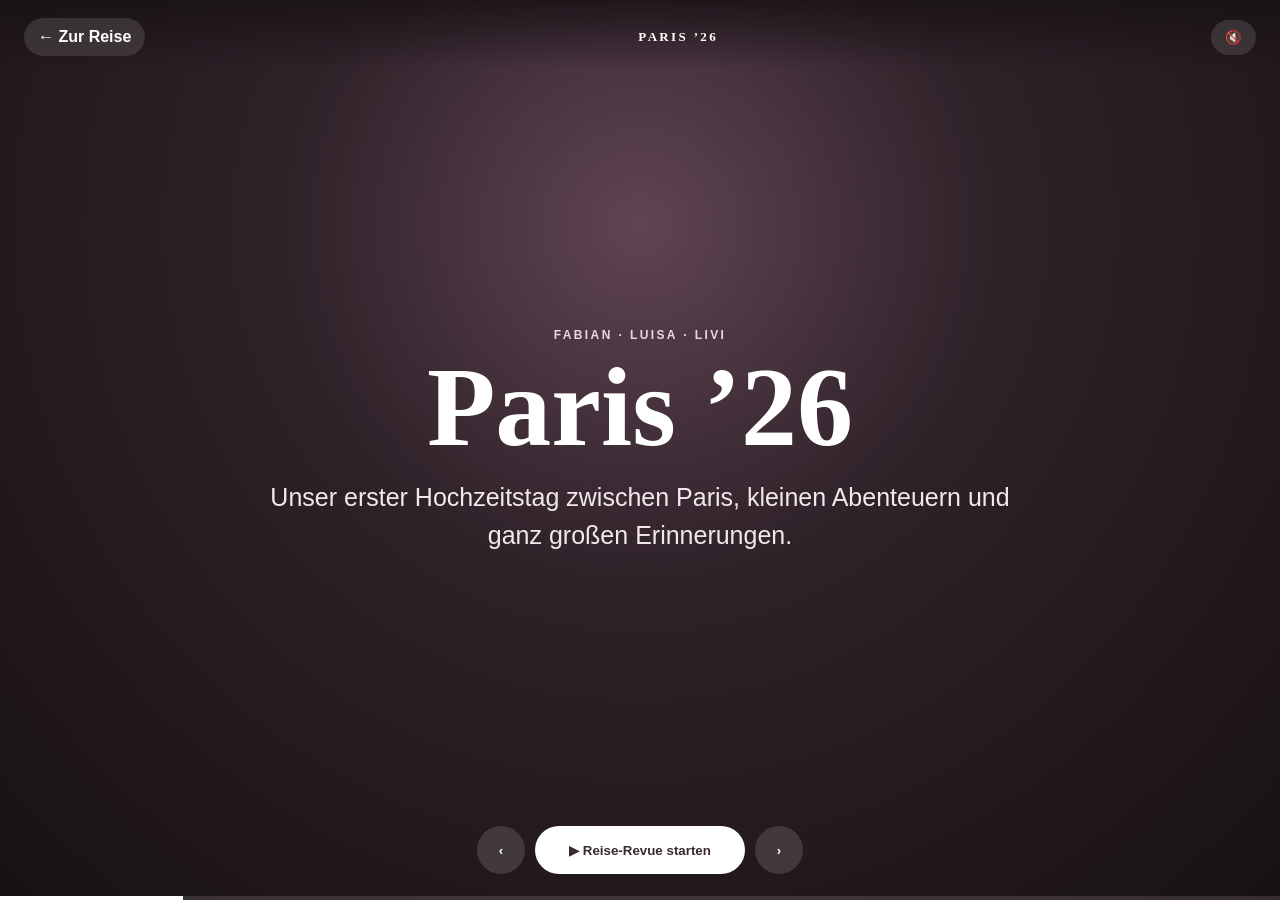
<file: revue.html>
<!doctype html><html lang="de"><head><meta charset="utf-8"><meta name="viewport" content="width=device-width,initial-scale=1,viewport-fit=cover"><meta name="theme-color" content="#251c22"><title>Paris ’26 · Reise-Revue</title><link rel="stylesheet" href="revue.css?v=20260723-5"><link rel="stylesheet" href="ambient.css?v=20260723-5"></head><body class="revue-page">
<div class="revue-app" id="revueApp">
  <header class="revue-topbar"><a href="index.html#reise-revue" class="revue-back">← Zur Reise</a><div class="revue-brand">PARIS ’26</div><button id="revueSound" class="revue-icon" aria-label="Ton an oder aus">🔊</button></header>
  <main class="revue-stage" id="revueStage" aria-live="polite"></main>
  <footer class="revue-controls"><button id="revuePrev" aria-label="Vorherige Szene">‹</button><button id="revuePlay" class="revue-play">▶ Reise-Revue starten</button><button id="revueNext" aria-label="Nächste Szene">›</button></footer>
  <div class="revue-progress"><i id="revueProgress"></i></div>
</div>
<script src="revue.js?v=20260723-5"></script><script src="ambient.js?v=20260723-5"></script></body></html>
</file>
<file: revue.css>
*{box-sizing:border-box}html,body{margin:0;min-height:100%;background:#1c1519;color:#fff;font-family:Inter,-apple-system,BlinkMacSystemFont,"Segoe UI",sans-serif;overflow:hidden}.revue-app{height:100vh;min-height:560px;position:relative;background:radial-gradient(circle at 50% 25%,#604452 0,#2f2229 38%,#171115 100%)}.revue-topbar{position:absolute;z-index:20;top:0;left:0;right:0;padding:max(18px,env(safe-area-inset-top)) 24px 12px;display:flex;align-items:center;justify-content:space-between;background:linear-gradient(#171115cc,transparent)}.revue-back,.revue-icon{color:#fff;text-decoration:none;border:0;background:rgba(255,255,255,.12);backdrop-filter:blur(16px);border-radius:999px;padding:10px 14px;font-weight:800}.revue-icon{cursor:pointer}.revue-brand{font-family:Georgia,serif;letter-spacing:.18em;font-weight:800;font-size:13px}.revue-stage{position:absolute;inset:0;display:grid;place-items:center;overflow:hidden}.scene{position:absolute;inset:0;display:grid;place-items:center;padding:92px 7vw 110px;opacity:0;transform:scale(1.03);transition:opacity .9s ease,transform 1.4s ease;pointer-events:none}.scene.active{opacity:1;transform:scale(1);pointer-events:auto}.scene-bg{position:absolute;inset:-5%;background-size:cover;background-position:center;filter:brightness(.58) saturate(.9);animation:kenburns 12s ease-in-out infinite alternate}.scene-bg:after{content:"";position:absolute;inset:0;background:linear-gradient(180deg,rgba(16,10,14,.18),rgba(16,10,14,.74))}.scene-content{position:relative;z-index:2;max-width:980px;width:100%;text-align:center}.scene-kicker{font-size:12px;letter-spacing:.2em;text-transform:uppercase;font-weight:900;color:#ead8df;margin-bottom:15px}.scene h1,.scene h2{font-family:Georgia,serif;margin:0;text-wrap:balance}.scene h1{font-size:clamp(48px,9vw,112px);line-height:.9}.scene h2{font-size:clamp(36px,6vw,76px);line-height:1}.scene p{font-size:clamp(17px,2.2vw,25px);line-height:1.5;max-width:760px;margin:22px auto 0;color:#f2e9ed}.scene-grid{display:grid;grid-template-columns:repeat(3,1fr);gap:16px;margin-top:30px}.scene-stat{padding:20px;border-radius:22px;background:rgba(255,255,255,.12);backdrop-filter:blur(20px);border:1px solid rgba(255,255,255,.16)}.scene-stat strong{display:block;font-family:Georgia,serif;font-size:34px}.scene-stat span{font-size:13px;color:#e7dce1}.scene-photo{max-width:min(76vw,760px);max-height:58vh;border:14px solid #fff;border-bottom-width:62px;box-shadow:0 30px 90px #0009;transform:rotate(-1.5deg);object-fit:cover}.scene-caption{margin-top:-46px!important;color:#49343e!important;font-family:"Comic Sans MS",cursive;font-size:18px!important;position:relative;z-index:3}.scene-quote{font-family:Georgia,serif;font-style:italic;font-size:clamp(28px,5vw,60px)!important}.revue-controls{position:absolute;z-index:30;left:50%;bottom:max(26px,env(safe-area-inset-bottom));transform:translateX(-50%);display:flex;gap:10px;align-items:center}.revue-controls button{border:0;color:#fff;background:rgba(255,255,255,.14);backdrop-filter:blur(18px);border-radius:999px;height:48px;min-width:48px;padding:0 17px;font-weight:900;cursor:pointer}.revue-controls .revue-play{background:#fff;color:#392932;min-width:210px}.revue-progress{position:absolute;z-index:40;left:0;right:0;bottom:0;height:4px;background:#ffffff20}.revue-progress i{display:block;height:100%;width:0;background:#fff;transition:width .25s linear}.empty-card{padding:28px;border-radius:28px;background:rgba(255,255,255,.1);backdrop-filter:blur(20px);max-width:650px;margin:auto}.empty-card a{display:inline-block;margin-top:18px;color:#3b2a33;background:#fff;padding:12px 18px;border-radius:999px;text-decoration:none;font-weight:900}@keyframes kenburns{to{transform:scale(1.08) translate(1.5%,-1%)}}@media(max-width:700px){.scene-grid{grid-template-columns:1fr}.scene-stat{padding:12px}.scene-photo{max-width:88vw;border-width:9px;border-bottom-width:48px}.revue-back{font-size:0}.revue-back:after{content:"←";font-size:16px}.revue-controls .revue-play{min-width:175px;font-size:12px}}
@media(prefers-reduced-motion:reduce){.scene,.scene-bg{transition:none!important;animation:none!important}}

.revue-final-actions{display:flex;flex-wrap:wrap;gap:12px;justify-content:center;margin-top:28px}.revue-final-actions a,.revue-final-actions button{display:inline-flex;align-items:center;justify-content:center;min-height:48px;padding:0 22px;border-radius:999px;text-decoration:none;font-weight:750;border:0;cursor:pointer;font-family:inherit;transition:transform .25s ease,background .25s ease}.revue-final-primary{background:#fff;color:#251c22}.revue-final-secondary{background:rgba(255,255,255,.12);color:#fff;border:1px solid rgba(255,255,255,.2)}.revue-final-actions a:hover,.revue-final-actions button:hover{transform:translateY(-2px)}@media(max-width:640px){.revue-final-actions{flex-direction:column}.revue-final-actions a,.revue-final-actions button{width:100%}}

@media(max-width:700px){html,body{height:100%;height:100dvh}.revue-app{height:100dvh;min-height:0}.revue-topbar{padding-top:max(12px,env(safe-area-inset-top));padding-left:14px;padding-right:14px}.scene{padding:76px 18px calc(104px + env(safe-area-inset-bottom))}.scene h1{font-size:clamp(48px,17vw,78px)}.scene h2{font-size:clamp(34px,11vw,58px)}.scene p{font-size:16px;line-height:1.42;margin-top:16px}.scene-grid{gap:8px;margin-top:18px}.scene-stat{display:flex;align-items:center;justify-content:space-between}.scene-stat strong{font-size:26px}.scene-photo{max-height:52dvh;max-width:90vw}.revue-controls{width:calc(100% - 24px);bottom:calc(12px + env(safe-area-inset-bottom));gap:7px}.revue-controls button{height:50px;min-width:50px;padding:0 13px}.revue-controls .revue-play{flex:1;min-width:0;font-size:12px}.revue-progress{bottom:0}.revue-icon{position:relative;z-index:50}}
.revue-page .ambient-toggle,.revue-page .ambient-panel{display:none!important}
@media(max-width:700px){.revue-topbar{z-index:60}.revue-controls{z-index:80}.revue-icon{display:inline-flex;align-items:center;justify-content:center;min-width:44px;min-height:44px}.revue-final-actions{padding-bottom:8px}}
</file>
<file: ambient.css>
:root{--ambient-glow:rgba(120,83,98,.18)}
.ambient-toggle{position:fixed;right:18px;bottom:18px;z-index:10020;border:1px solid rgba(255,255,255,.7);background:rgba(255,255,255,.84);backdrop-filter:blur(20px) saturate(150%);-webkit-backdrop-filter:blur(20px) saturate(150%);box-shadow:0 14px 40px rgba(50,32,40,.18);border-radius:999px;padding:10px 14px;display:flex;gap:9px;align-items:center;font:800 13px/1.1 Inter,system-ui,sans-serif;color:#4b3540;cursor:pointer;transition:.25s ease}
.ambient-toggle:hover{transform:translateY(-2px)}.ambient-toggle[aria-pressed="true"]{background:#805362;color:white}.ambient-toggle .ambient-dot{width:9px;height:9px;border-radius:50%;background:#b9a7ae;box-shadow:0 0 0 0 rgba(255,255,255,.45)}.ambient-toggle[aria-pressed="true"] .ambient-dot{background:#fff;animation:ambientPulse 1.8s infinite}
.ambient-panel{position:fixed;right:18px;bottom:72px;z-index:10019;width:min(350px,calc(100vw - 32px));padding:18px;border-radius:24px;background:rgba(255,255,255,.92);backdrop-filter:blur(24px) saturate(150%);-webkit-backdrop-filter:blur(24px) saturate(150%);box-shadow:0 22px 70px rgba(50,32,40,.22);border:1px solid rgba(255,255,255,.8);opacity:0;transform:translateY(12px) scale(.98);pointer-events:none;transition:.25s ease;font-family:Inter,system-ui,sans-serif}.ambient-panel.is-open{opacity:1;transform:none;pointer-events:auto}.ambient-panel h3{margin:0 0 5px;font:900 18px/1.2 Georgia,serif;color:#4b3540}.ambient-panel p{margin:0 0 14px;color:#77656d;font-size:13px;line-height:1.5}.ambient-now{display:flex;align-items:center;gap:12px;padding:12px;border-radius:17px;background:#f7f2f4}.ambient-icon{font-size:27px}.ambient-meta strong{display:block;color:#4b3540}.ambient-meta small{color:#8d7b83}.ambient-volume{margin-top:14px;display:grid;grid-template-columns:auto 1fr auto;gap:10px;align-items:center;color:#6d5962;font-size:12px}.ambient-volume input{width:100%}.ambient-location{margin-top:12px;width:100%;border:0;border-radius:14px;padding:11px 12px;background:#805362;color:#fff;font-weight:800;cursor:pointer}.ambient-location.is-live{background:#e9dfe3;color:#604752}.ambient-scene{position:fixed;inset:0;z-index:-1;pointer-events:none;opacity:0;transition:opacity 1.2s ease;overflow:hidden}.ambient-on .ambient-scene{opacity:1}.ambient-scene:before,.ambient-scene:after{content:"";position:absolute;border-radius:50%;filter:blur(2px);opacity:.3;animation:ambientFloat 18s ease-in-out infinite}.ambient-scene:before{width:38vw;height:38vw;left:-12vw;top:10vh;background:radial-gradient(circle,var(--ambient-glow),transparent 70%)}.ambient-scene:after{width:34vw;height:34vw;right:-10vw;bottom:5vh;background:radial-gradient(circle,rgba(226,190,157,.2),transparent 70%);animation-delay:-8s}.ambient-on[data-ambient-time="night"]{--ambient-glow:rgba(73,70,121,.23)}.ambient-on[data-ambient-place="disney"]{--ambient-glow:rgba(226,167,205,.26)}.ambient-on[data-ambient-place="seine"]{--ambient-glow:rgba(104,155,184,.24)}
@keyframes ambientPulse{0%{box-shadow:0 0 0 0 rgba(255,255,255,.45)}70%{box-shadow:0 0 0 8px rgba(255,255,255,0)}100%{box-shadow:0 0 0 0 rgba(255,255,255,0)}}@keyframes ambientFloat{50%{transform:translate(7vw,5vh) scale(1.12)}}
@media(max-width:600px){.ambient-toggle{right:12px;bottom:12px}.ambient-panel{right:12px;bottom:66px}}
@media(prefers-reduced-motion:reduce){.ambient-toggle,.ambient-panel,.ambient-scene:before,.ambient-scene:after{animation:none!important;transition:none!important}}
.cinematic-launch{position:relative;overflow:hidden;border-radius:34px;margin-top:28px;background:linear-gradient(135deg,#241a20,#563b49 58%,#8e6377);color:#fff;box-shadow:0 28px 80px rgba(62,38,50,.22)}.cinematic-launch:before{content:"";position:absolute;inset:-40%;background:radial-gradient(circle at 70% 35%,rgba(255,255,255,.18),transparent 34%),radial-gradient(circle at 20% 80%,rgba(224,177,198,.22),transparent 32%);animation:cinematicGlow 12s ease-in-out infinite alternate}.cinematic-inner{position:relative;z-index:1;display:grid;grid-template-columns:1.25fr .75fr;gap:30px;align-items:center;padding:clamp(30px,5vw,64px)}.cinematic-kicker{display:inline-flex;align-items:center;gap:8px;font-size:12px;letter-spacing:.14em;text-transform:uppercase;font-weight:900;color:#f0dfe7}.cinematic-launch h2{font:900 clamp(38px,6vw,72px)/.98 Georgia,serif;margin:13px 0 18px}.cinematic-launch p{max-width:660px;color:#f1e8ec;line-height:1.7;font-size:16px}.cinematic-button{display:inline-flex;align-items:center;gap:10px;margin-top:12px;background:#fff;color:#3f2b35;text-decoration:none;border-radius:999px;padding:15px 20px;font-weight:900;box-shadow:0 14px 34px rgba(0,0,0,.22);transition:.25s ease}.cinematic-button:hover{transform:translateY(-2px) scale(1.01)}.cinematic-preview{aspect-ratio:4/5;border-radius:28px;background:linear-gradient(160deg,rgba(255,255,255,.23),rgba(255,255,255,.06));border:1px solid rgba(255,255,255,.24);backdrop-filter:blur(12px);display:grid;place-items:center;box-shadow:inset 0 1px rgba(255,255,255,.3),0 22px 50px rgba(0,0,0,.2);transform:rotate(2deg)}.cinematic-preview span{font-size:72px;filter:drop-shadow(0 12px 22px rgba(0,0,0,.3));animation:cinematicFloat 4s ease-in-out infinite}.cinematic-meta{display:flex;gap:16px;flex-wrap:wrap;margin-top:18px;color:#eadde3;font-size:13px}.cinematic-meta b{color:#fff}@keyframes cinematicGlow{to{transform:translate(7%,3%) scale(1.05)}}@keyframes cinematicFloat{50%{transform:translateY(-9px) rotate(-2deg)}}@media(max-width:760px){.cinematic-inner{grid-template-columns:1fr}.cinematic-preview{display:none}.cinematic-launch{border-radius:26px}.cinematic-button{width:100%;justify-content:center}}

.ambient-license{display:block;margin:12px 0 2px;color:rgba(255,255,255,.62);font-size:11px;line-height:1.45}.ambient-panel .ambient-license{font-family:Inter,system-ui,sans-serif}

/* 2026-07-23 · Bedienbarkeit des Atmosphäre-Panels */
.ambient-panel{z-index:10050!important;pointer-events:none}
.ambient-panel.is-open{pointer-events:auto!important}
.ambient-panel.is-open *{pointer-events:auto}
.ambient-toggle{z-index:10051!important}

/* 2026-07-23 · Floating atmosphere control removed globally */
.ambient-toggle,
.ambient-panel {
  display: none !important;
  visibility: hidden !important;
  opacity: 0 !important;
  pointer-events: none !important;
}


/* 2026-07-23 · Kompakter Atmosphäre-Schalter auf allen Geräten */
.ambient-toggle{
  width:46px!important;height:46px!important;min-width:46px!important;
  padding:0!important;gap:0!important;justify-content:center!important;
  border-radius:50%!important;display:flex!important;visibility:visible!important;
  opacity:1!important;pointer-events:auto!important;
  background:rgba(255,255,255,.9)!important;color:#805362!important;
  box-shadow:0 10px 30px rgba(50,32,40,.2)!important;
}
.ambient-toggle:hover{transform:translateY(-2px) scale(1.03)}
.ambient-toggle[aria-pressed="true"]{background:#805362!important;color:#fff!important}
.ambient-toggle-glyph{font:900 22px/1 Georgia,serif;transform:translateY(-1px)}
.ambient-toggle .ambient-dot{position:absolute;width:8px;height:8px;right:5px;bottom:5px;border:2px solid rgba(255,255,255,.95);background:#b9a7ae}
.ambient-toggle[aria-pressed="true"] .ambient-dot{background:#79d7b0}
.ambient-toggle-text{position:absolute!important;width:1px!important;height:1px!important;padding:0!important;margin:-1px!important;overflow:hidden!important;clip:rect(0,0,0,0)!important;white-space:nowrap!important;border:0!important}
.ambient-panel{bottom:76px!important}
@media(max-width:600px){.ambient-toggle{right:14px!important;bottom:14px!important;width:44px!important;height:44px!important;min-width:44px!important}.ambient-panel{right:12px!important;bottom:70px!important}}
</file>
